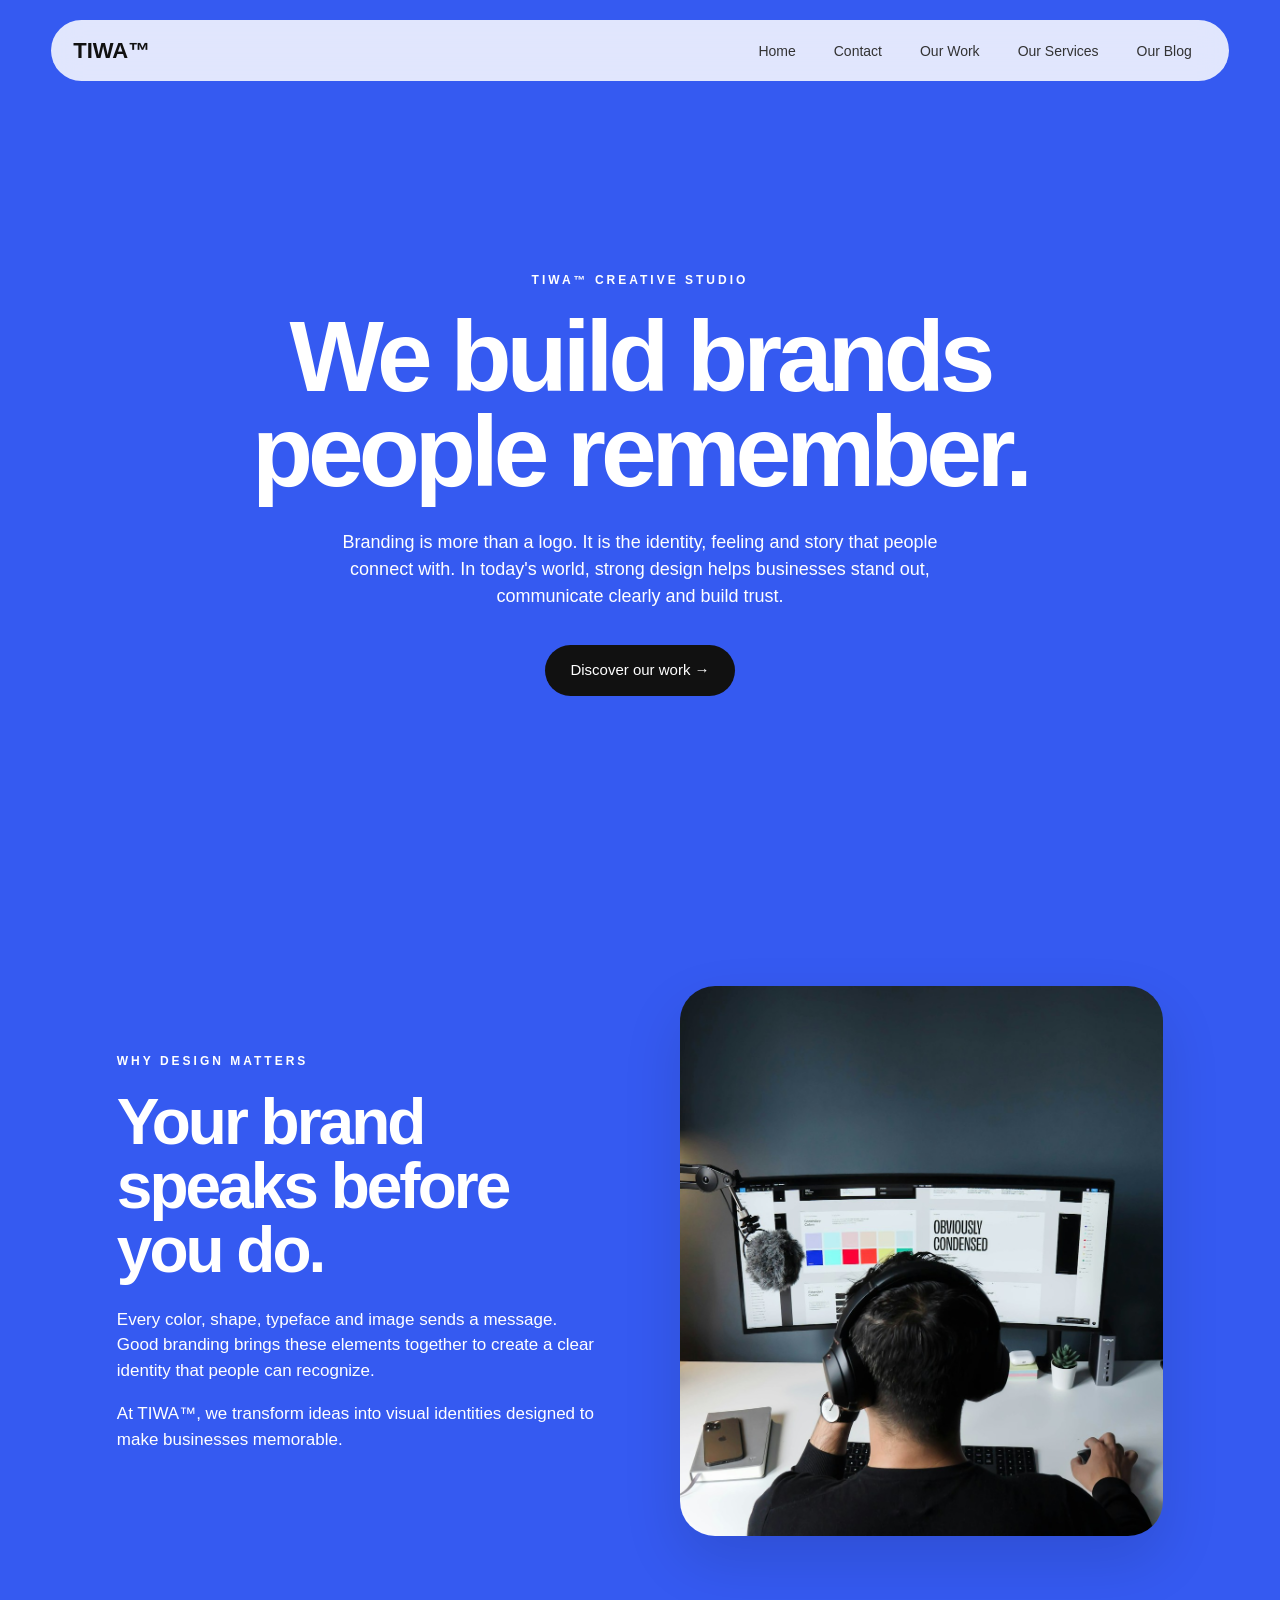
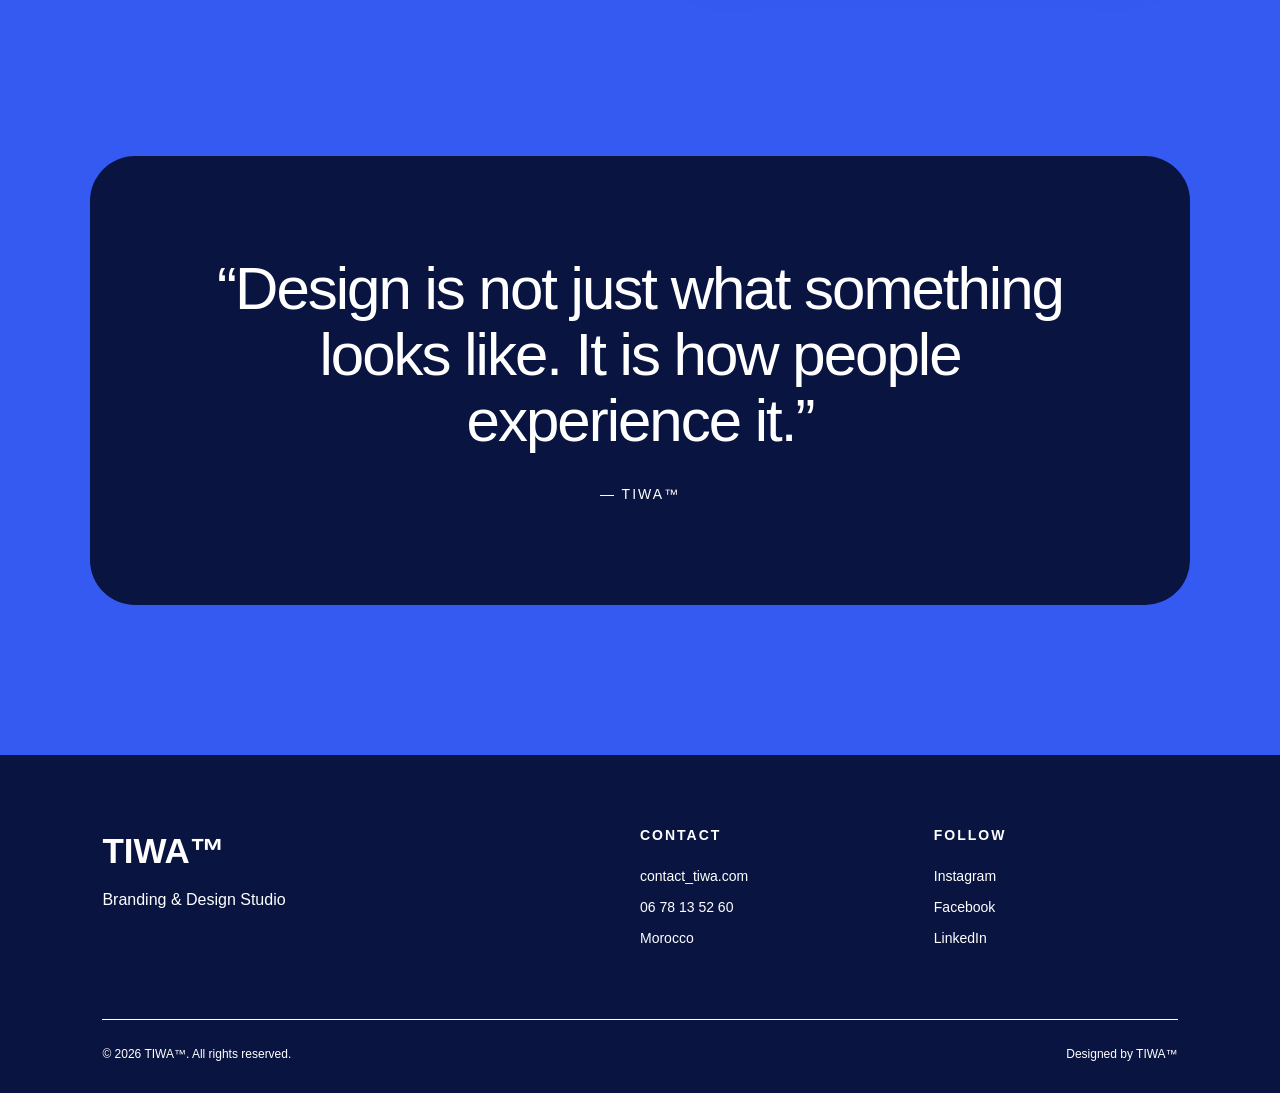
<file: index.html>
<!DOCTYPE html>
<html lang="en">

<head>
    <meta charset="UTF-8">
    <meta name="viewport" content="width=device-width, initial-scale=1.0">
    <title>TIWA™ — Branding & Design</title>

    <!-- Connect HTML to CSS -->
    <link rel="stylesheet" href="style.css">
    <link rel="icon" type="icon" href="tau.png">

</head>

<body>


    <header class="navbar">

        <a href="index.html" class="logo">TIWA™</a>

        <nav>
            <ul>
                <li><a href="index.html">Home</a></li>
                <li><a href="contact.html">Contact</a></li>
                <li><a href="work.html">Our Work</a></li>
                <li><a href="services.html">Our Services</a></li>
                <li><a href="blog.html">Our Blog</a></li>
            </ul>
        </nav>

    </header>



    <main>

        <section id="home" class="hero">

            <div class="hero-content">

                <p class="small-title">TIWA™ CREATIVE STUDIO</p>

                <h1>
                    We build brands<br>
                    people remember.
                </h1>

                <p class="hero-text">
                    Branding is more than a logo. It is the identity,
                    feeling and story that people connect with.
                    In today's world, strong design helps businesses
                    stand out, communicate clearly and build trust.
                </p>

                <a href="#work" class="button">
                    Discover our work →
                </a>

            </div>

        </section>


        <section id="work" class="branding">

            <div class="branding-text">

                <p class="small-title">WHY DESIGN MATTERS</p>

                <h2>
                    Your brand speaks
                    before you do.
                </h2>

                <p>
                    Every color, shape, typeface and image sends a message.
                    Good branding brings these elements together to create
                    a clear identity that people can recognize.
                </p>

                <p>
                    At TIWA™, we transform ideas into visual identities
                    designed to make businesses memorable.
                </p>

            </div>


            <div class="image-card">

                <img
                    src="branding.jpg"
                    alt="Creative branding and graphic design"
                >

            </div>

        </section>



        <section class="quote-section">

            <div class="quote-card">

                <p class="quote">
                    “Design is not just what something looks like.
                    It is how people experience it.”
                </p>

                <p class="quote-author">
                    — TIWA™
                </p>

            </div>

        </section>

    </main>



    <footer id="contact">

        <div class="footer-content">

            <div class="footer-brand">

                <h2>TIWA™</h2>

                <p>
                    Branding & Design Studio
                </p>

            </div>


            <div class="footer-column">

                <h3>Contact</h3>

                <a href="contact_tiwa.com">
                    contact_tiwa.com
                </a>

                <a href="tel:+212678135260">
                    06 78 13 52 60
                </a>

                <p>Morocco</p>

            </div>


            <div class="footer-column">

                <h3>Follow</h3>

                <a href="#">Instagram</a>
                <a href="#">Facebook</a>
                <a href="#">LinkedIn</a>

            </div>

        </div>


        <div class="footer-bottom">

            <p>
                © 2026 TIWA™. All rights reserved.
            </p>

            <p>
                Designed by TIWA™
            </p>

        </div>

    </footer>
</body>
</html>
</file>
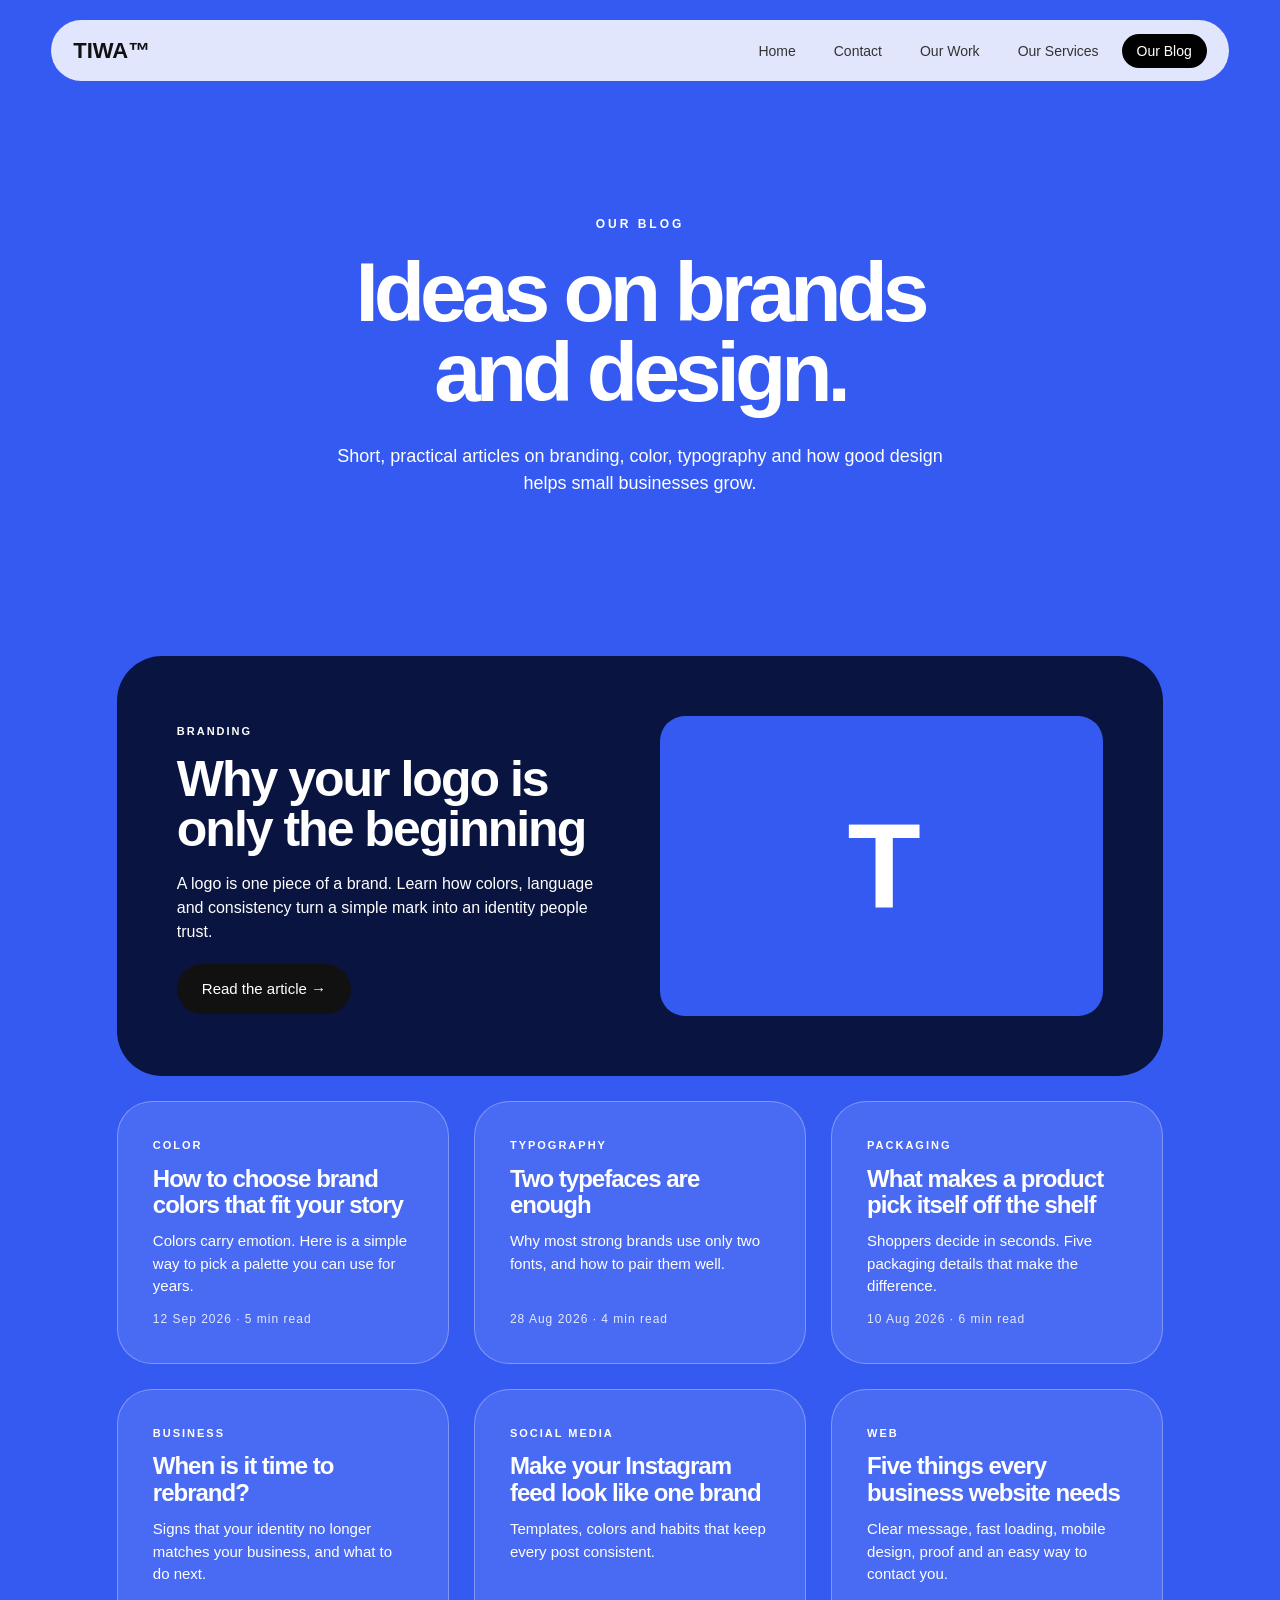
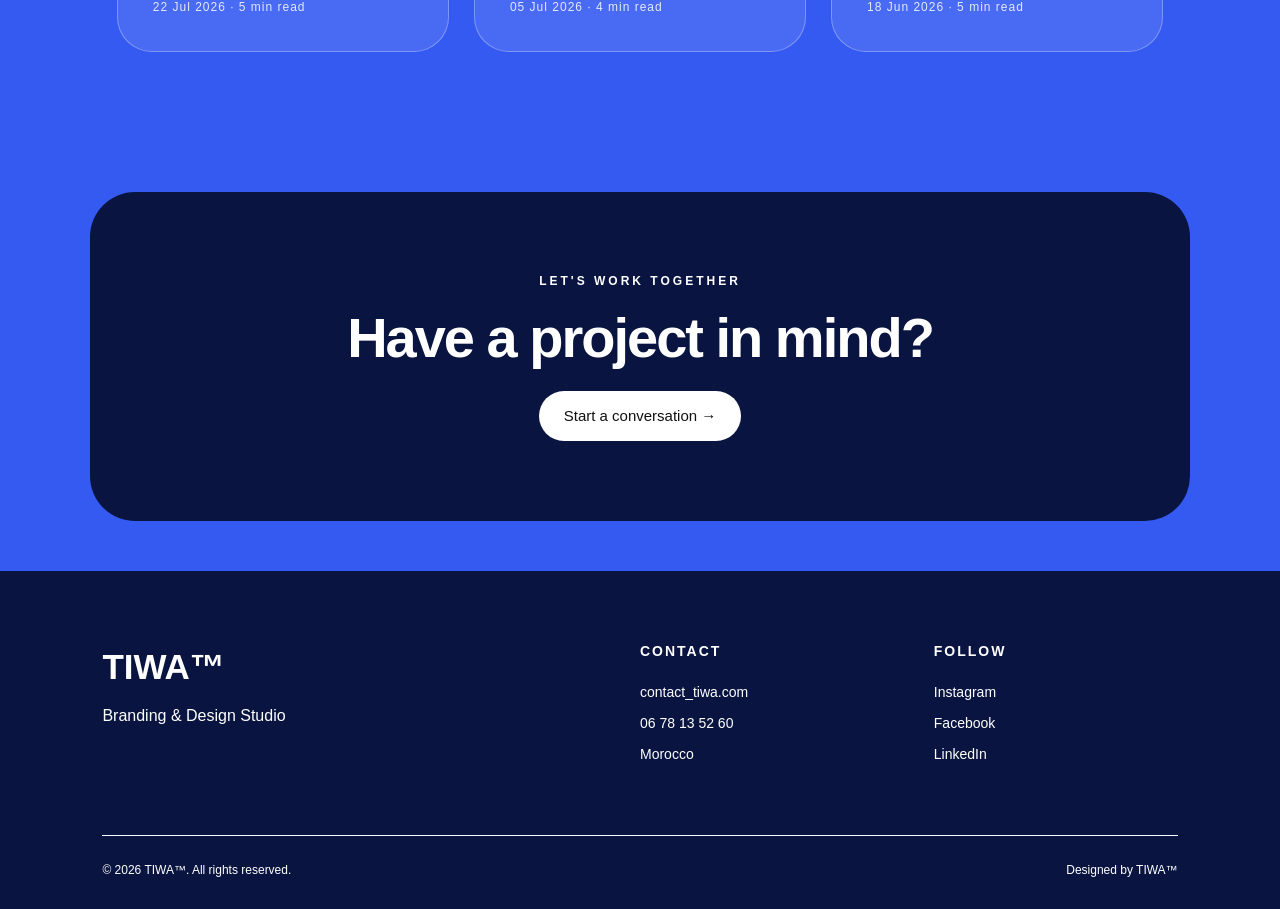
<file: blog.html>
<!DOCTYPE html>
<html lang="en">

<head>
    <meta charset="UTF-8">
    <meta name="viewport" content="width=device-width, initial-scale=1.0">
    <title>Our Blog — TIWA™</title>
    <link rel="stylesheet" href="style.css">
    <link rel="icon" type="icon" href="tau.png">
</head>

<body>

    <header class="navbar">
        <a href="index.html" class="logo">TIWA™</a>
        <nav>
            <ul>
                <li><a href="index.html">Home</a></li>
                <li><a href="contact.html">Contact</a></li>
                <li><a href="work.html">Our Work</a></li>
                <li><a href="services.html">Our Services</a></li>
                <li><a href="blog.html" class="active">Our Blog</a></li>
            </ul>
        </nav>
    </header>

    <main>
        <section class="hero page-hero">
            <div class="hero-content">
                <p class="small-title">OUR BLOG</p>
                <h1>Ideas on brands<br>and design.</h1>
                <p class="hero-text">Short, practical articles on branding, color, typography and how good design helps small businesses grow.</p>
            </div>
        </section>

        <section class="section">
            <article class="featured">
                <div>
                    <span class="tag">Branding</span>
                    <h2>Why your logo is only the beginning</h2>
                    <p>A logo is one piece of a brand. Learn how colors, language and consistency turn a simple mark into an identity people trust.</p>
                    <a href="#" class="button">Read the article →</a>
                </div>
                <div class="thumb">T</div>
            </article>

            <div class="grid">
                <a href="#" class="card"><span class="tag">Color</span><h3>How to choose brand colors that fit your story</h3><p>Colors carry emotion. Here is a simple way to pick a palette you can use for years.</p><span class="meta">12 Sep 2026 · 5 min read</span></a>
                <a href="#" class="card"><span class="tag">Typography</span><h3>Two typefaces are enough</h3><p>Why most strong brands use only two fonts, and how to pair them well.</p><span class="meta">28 Aug 2026 · 4 min read</span></a>
                <a href="#" class="card"><span class="tag">Packaging</span><h3>What makes a product pick itself off the shelf</h3><p>Shoppers decide in seconds. Five packaging details that make the difference.</p><span class="meta">10 Aug 2026 · 6 min read</span></a>
                <a href="#" class="card"><span class="tag">Business</span><h3>When is it time to rebrand?</h3><p>Signs that your identity no longer matches your business, and what to do next.</p><span class="meta">22 Jul 2026 · 5 min read</span></a>
                <a href="#" class="card"><span class="tag">Social media</span><h3>Make your Instagram feed look like one brand</h3><p>Templates, colors and habits that keep every post consistent.</p><span class="meta">05 Jul 2026 · 4 min read</span></a>
                <a href="#" class="card"><span class="tag">Web</span><h3>Five things every business website needs</h3><p>Clear message, fast loading, mobile design, proof and an easy way to contact you.</p><span class="meta">18 Jun 2026 · 5 min read</span></a>
            </div>
        </section>

        <section class="cta-wrap">
            <div class="cta-card">
                <p class="small-title">LET'S WORK TOGETHER</p>
                <h2>Have a project in mind?</h2>
                <a href="contact.html" class="button light">Start a conversation →</a>
            </div>
        </section>
    </main>

    <footer id="contact">
        <div class="footer-content">
            <div class="footer-brand">
                <h2>TIWA™</h2>
                <p>Branding & Design Studio</p>
            </div>
            <div class="footer-column">
                <h3>Contact</h3>
                <a href="contact_tiwa.com">contact_tiwa.com</a>
                <a href="tel:+212678135260">06 78 13 52 60</a>
                <p>Morocco</p>
            </div>
            <div class="footer-column">
                <h3>Follow</h3>
                <a href="#">Instagram</a>
                <a href="#">Facebook</a>
                <a href="#">LinkedIn</a>
            </div>
        </div>
        <div class="footer-bottom">
            <p>© 2026 TIWA™. All rights reserved.</p>
            <p>Designed by TIWA™</p>
        </div>
    </footer>
</body>
</html>
</file>
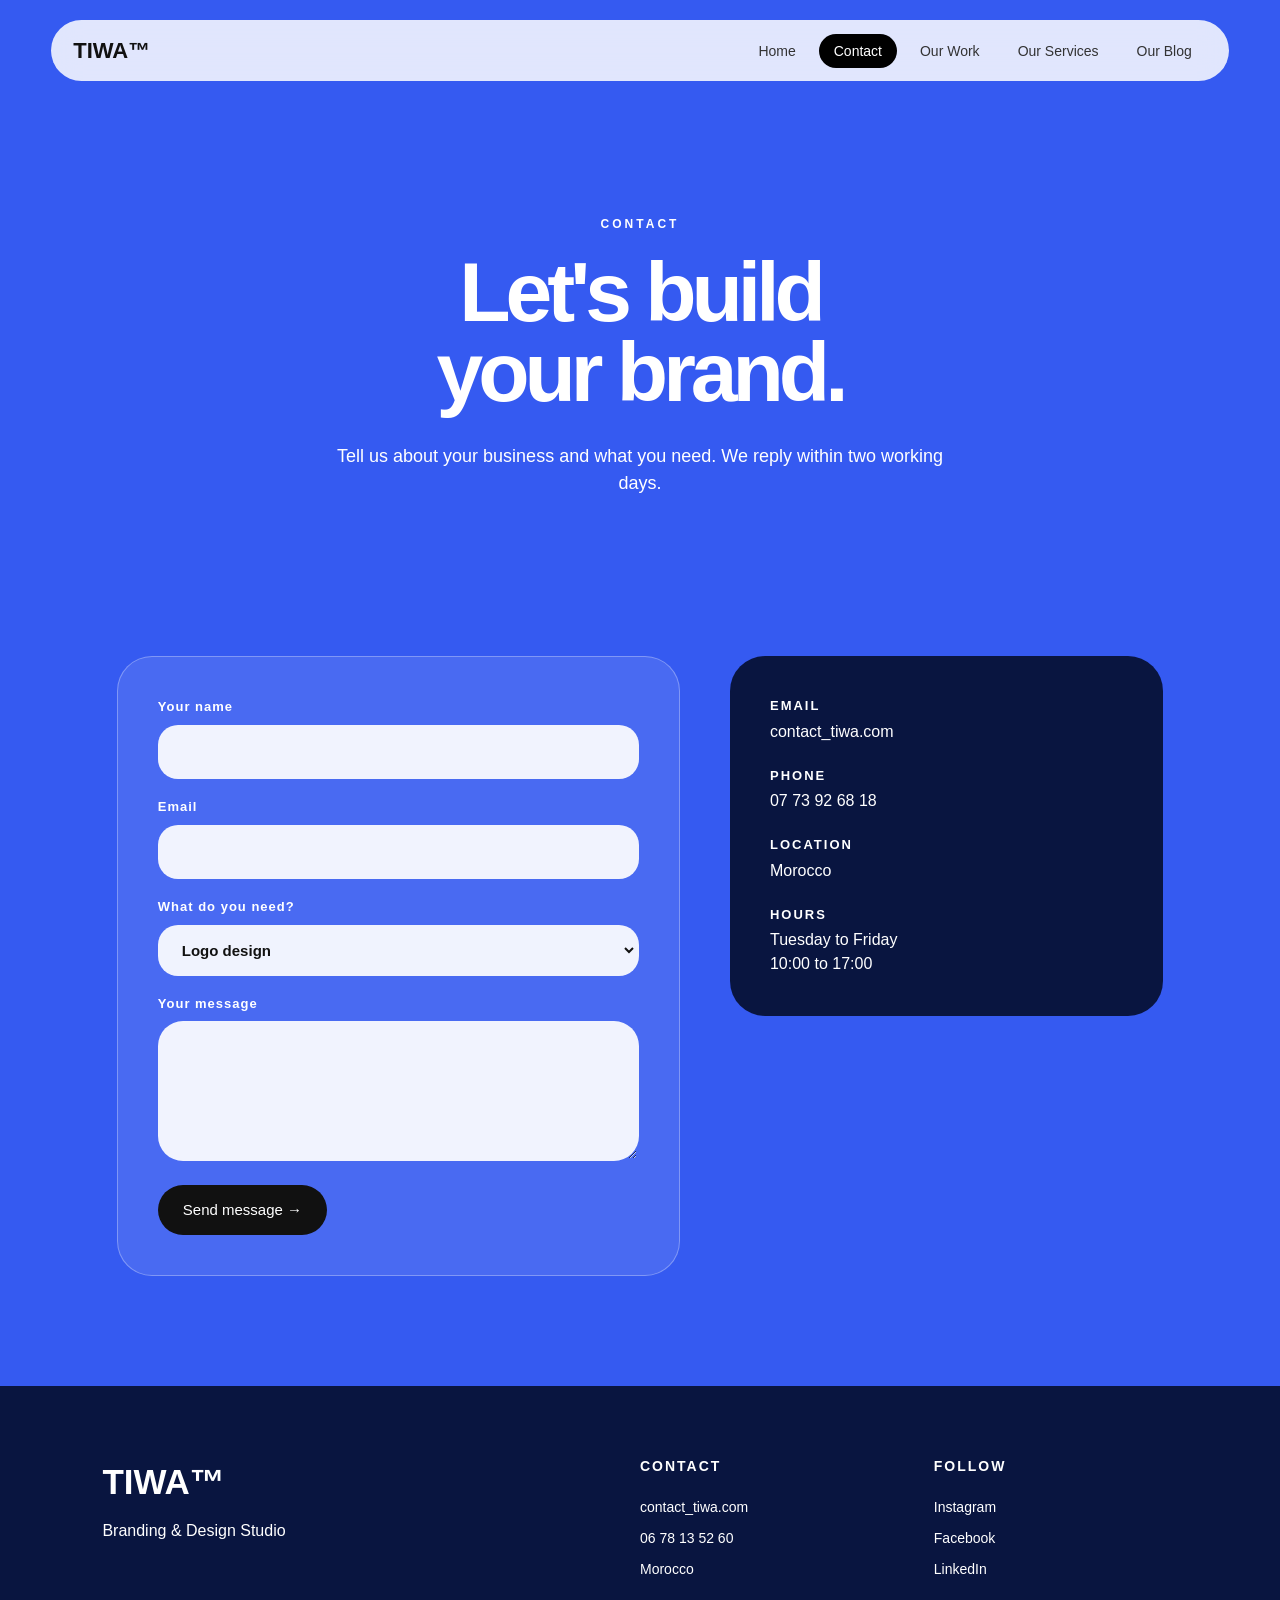
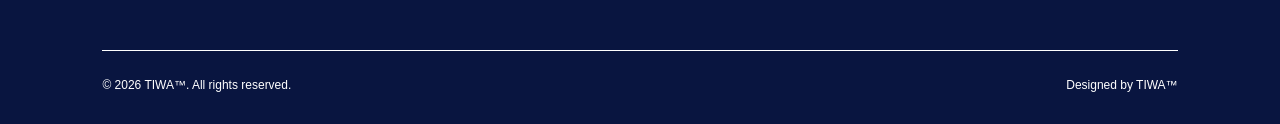
<file: contact.html>
<!DOCTYPE html>
<html lang="en">

<head>
    <meta charset="UTF-8">
    <meta name="viewport" content="width=device-width, initial-scale=1.0">
    <title>Contact — TIWA™</title>
    <link rel="stylesheet" href="style.css">
    <link rel="icon" type="icon" href="tau.png">
</head>

<body>

    <header class="navbar">
        <a href="index.html" class="logo">TIWA™</a>
        <nav>
            <ul>
                <li><a href="index.html">Home</a></li>
                <li><a href="contact.html" class="active">Contact</a></li>
                <li><a href="work.html">Our Work</a></li>
                <li><a href="services.html">Our Services</a></li>
                <li><a href="blog.html">Our Blog</a></li>
            </ul>
        </nav>
    </header>

    <main>
        <section class="hero page-hero">
            <div class="hero-content">
                <p class="small-title">CONTACT</p>
                <h1>Let's build<br>your brand.</h1>
                <p class="hero-text">Tell us about your business and what you need. We reply within two working days.</p>
            </div>
        </section>

        <section class="section">
            <div class="contact-layout">

                <form id="contact-form">
                    <label>Your name
                        <input type="text" name="name" required autocomplete="name">
                    </label>
                    <label>Email
                        <input type="email" name="email" required autocomplete="email">
                    </label>
                    <label>What do you need?
                        <select name="service">
                            <option>Logo design</option>
                            <option>Brand identity</option>
                            <option>Packaging design</option>
                            <option>Web design</option>
                            <option>Social media design</option>
                            <option>Something else</option>
                        </select>
                    </label>
                    <label>Your message
                        <textarea name="message" required></textarea>
                    </label>
                    <button type="submit" class="button">Send message →</button>
                    <p class="form-note" id="form-note" role="status">Thank you! Your message was sent. We will reply within two working days.</p>
                </form>

                <aside class="info-card">
                    <div><h3>Email</h3><a href="contact_tiwa.com">contact_tiwa.com</a></div>
                    <div><h3>Phone</h3><a href="tel:+212773926818">07 73 92 68 18</a></div>
                    <div><h3>Location</h3><p>Morocco</p></div>
                    <div><h3>Hours</h3><p>Tuesday to Friday<br>10:00 to 17:00</p></div>
                </aside>

            </div>
        </section>

        <script>
            document.getElementById('contact-form').addEventListener('submit', function (e) {
                e.preventDefault();
                document.getElementById('form-note').classList.add('show');
                this.reset();
            });
        </script>

    </main>

    <footer id="contact">
        <div class="footer-content">
            <div class="footer-brand">
                <h2>TIWA™</h2>
                <p>Branding & Design Studio</p>
            </div>
            <div class="footer-column">
                <h3>Contact</h3>
                <a href="contact_tiwa.com">contact_tiwa.com</a>
                <a href="tel:+212678135260">06 78 13 52 60</a>
                <p>Morocco</p>
            </div>
            <div class="footer-column">
                <h3>Follow</h3>
                <a href="#">Instagram</a>
                <a href="#">Facebook</a>
                <a href="#">LinkedIn</a>
            </div>
        </div>
        <div class="footer-bottom">
            <p>© 2026 TIWA™. All rights reserved.</p>
            <p>Designed by TIWA™</p>
        </div>
    </footer>
</body>
</html>
</file>
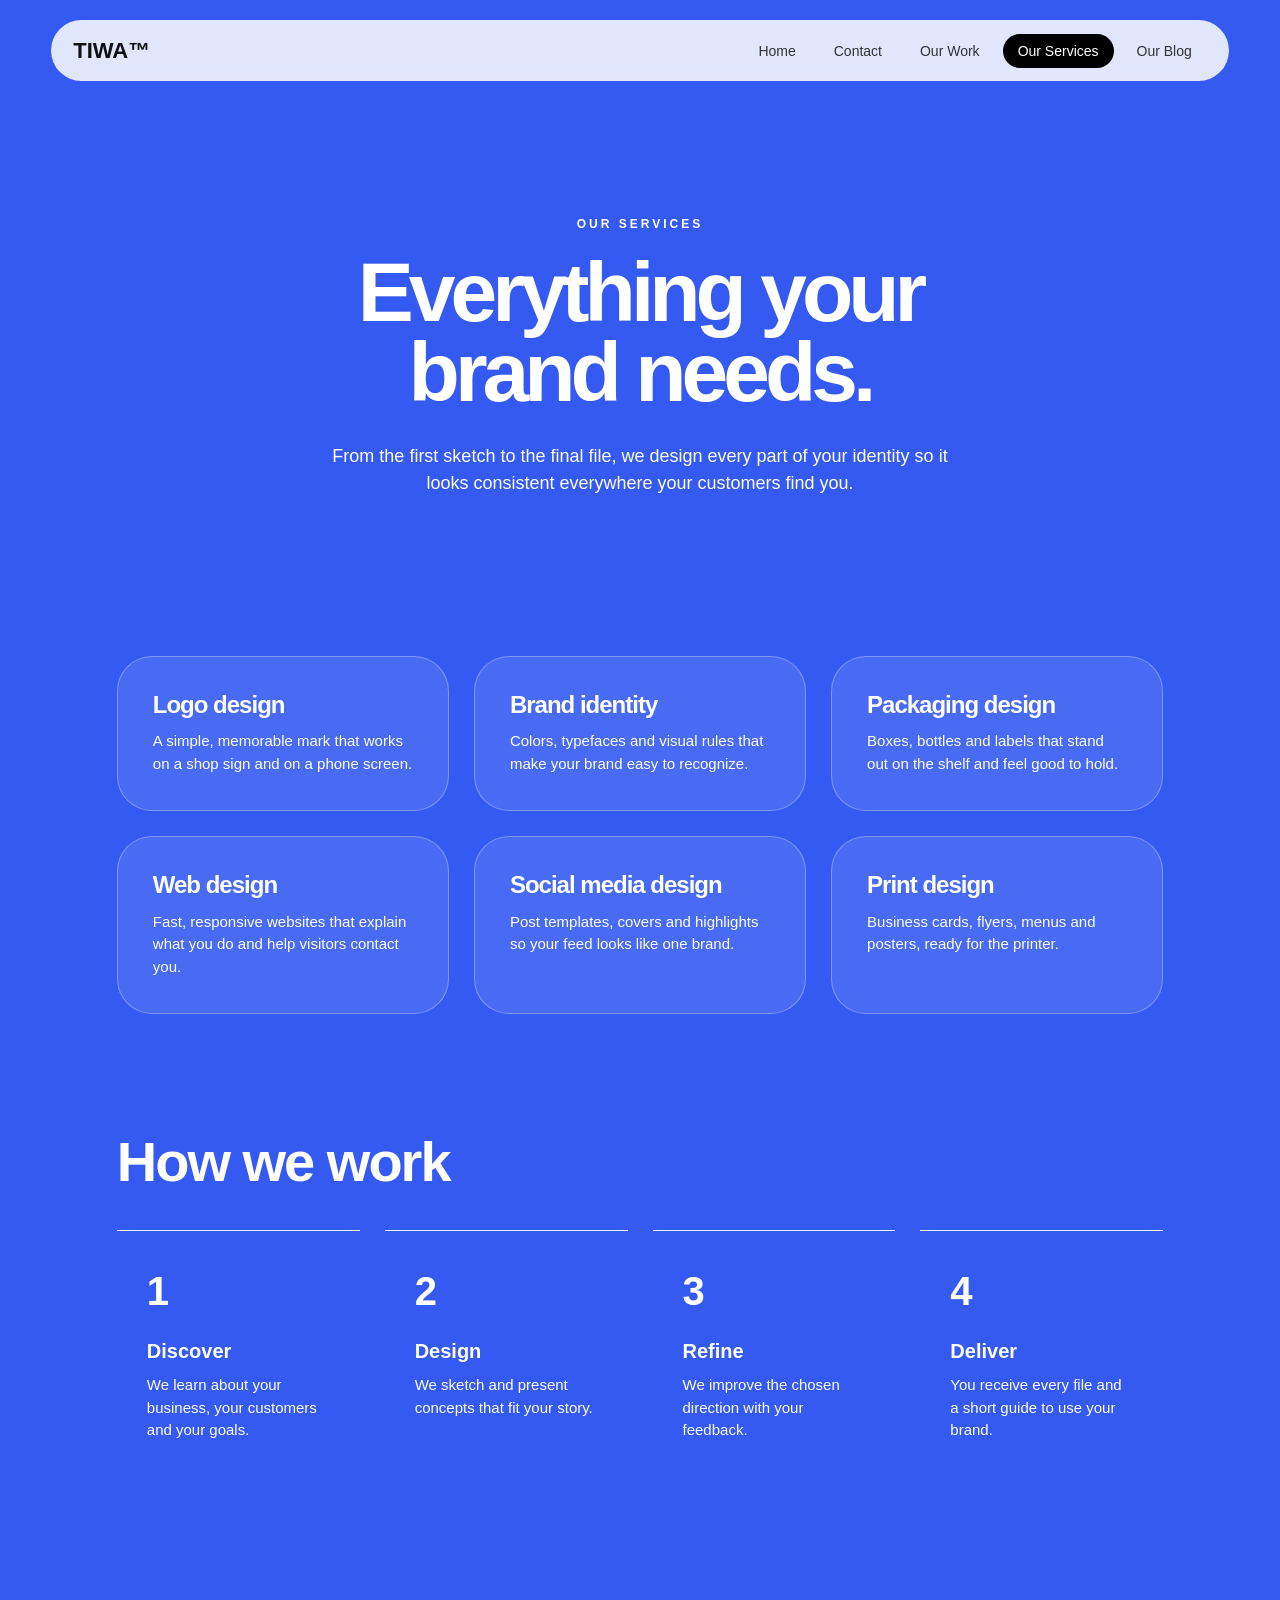
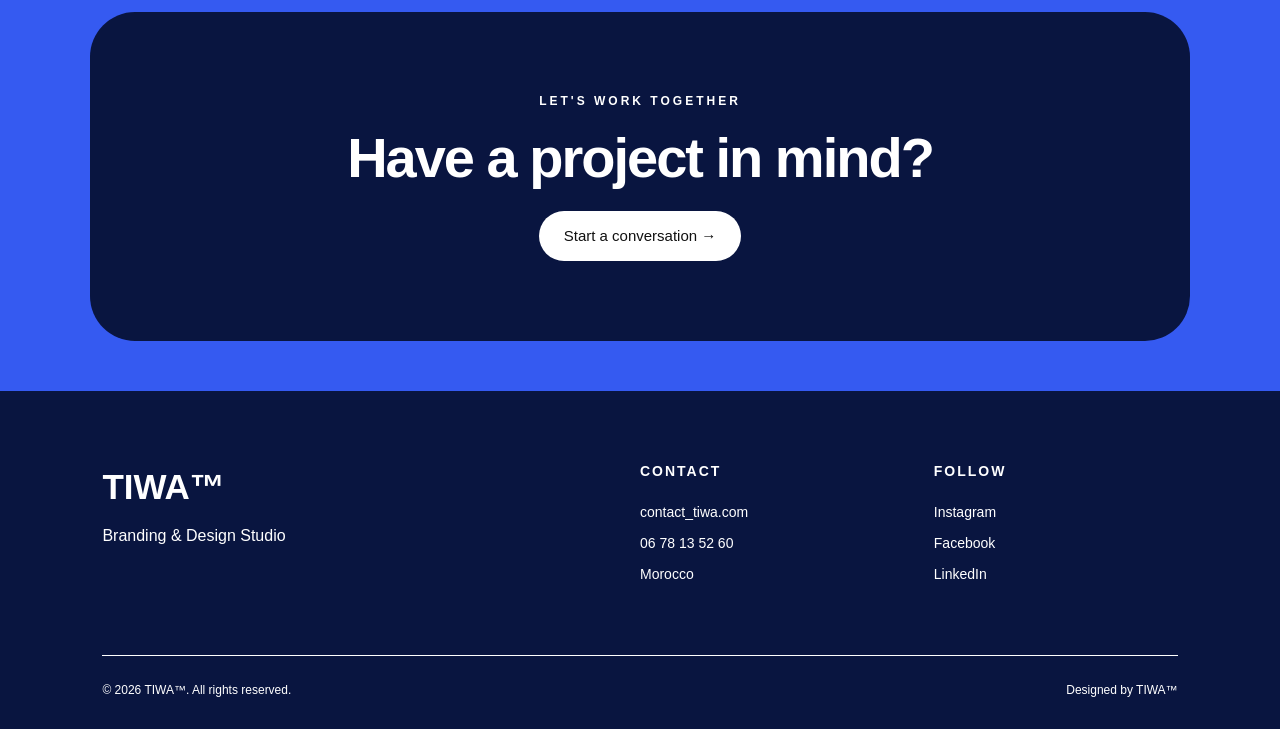
<file: services.html>
<!DOCTYPE html>
<html lang="en">

<head>
    <meta charset="UTF-8">
    <meta name="viewport" content="width=device-width, initial-scale=1.0">
    <title>Our Services — TIWA™</title>
    <link rel="stylesheet" href="style.css">
    <link rel="icon" type="icon" href="tau.png">
</head>

<body>

    <header class="navbar">
        <a href="index.html" class="logo">TIWA™</a>
        <nav>
            <ul>
                <li><a href="index.html">Home</a></li>
                <li><a href="contact.html">Contact</a></li>
                <li><a href="work.html">Our Work</a></li>
                <li><a href="services.html" class="active">Our Services</a></li>
                <li><a href="blog.html">Our Blog</a></li>
            </ul>
        </nav>
    </header>

    <main>
        <section class="hero page-hero">
            <div class="hero-content">
                <p class="small-title">OUR SERVICES</p>
                <h1>Everything your<br>brand needs.</h1>
                <p class="hero-text">From the first sketch to the final file, we design every part of your identity so it looks consistent everywhere your customers find you.</p>
            </div>
        </section>

        <section class="section">
            <div class="grid">
                <article class="card"><h3>Logo design</h3><p>A simple, memorable mark that works on a shop sign and on a phone screen.</p></article>
                <article class="card"><h3>Brand identity</h3><p>Colors, typefaces and visual rules that make your brand easy to recognize.</p></article>
                <article class="card"><h3>Packaging design</h3><p>Boxes, bottles and labels that stand out on the shelf and feel good to hold.</p></article>
                <article class="card"><h3>Web design</h3><p>Fast, responsive websites that explain what you do and help visitors contact you.</p></article>
                <article class="card"><h3>Social media design</h3><p>Post templates, covers and highlights so your feed looks like one brand.</p></article>
                <article class="card"><h3>Print design</h3><p>Business cards, flyers, menus and posters, ready for the printer.</p></article>
            </div>
        </section>

        <section class="section">
            <h2 class="section-title">How we work</h2>
            <div class="steps">
                <div class="step"><span>1</span><h3>Discover</h3><p>We learn about your business, your customers and your goals.</p></div>
                <div class="step"><span>2</span><h3>Design</h3><p>We sketch and present concepts that fit your story.</p></div>
                <div class="step"><span>3</span><h3>Refine</h3><p>We improve the chosen direction with your feedback.</p></div>
                <div class="step"><span>4</span><h3>Deliver</h3><p>You receive every file and a short guide to use your brand.</p></div>
            </div>
        </section>

        <section class="cta-wrap">
            <div class="cta-card">
                <p class="small-title">LET'S WORK TOGETHER</p>
                <h2>Have a project in mind?</h2>
                <a href="contact.html" class="button light">Start a conversation →</a>
            </div>
        </section>
    </main>

    <footer id="contact">
        <div class="footer-content">
            <div class="footer-brand">
                <h2>TIWA™</h2>
                <p>Branding & Design Studio</p>
            </div>
            <div class="footer-column">
                <h3>Contact</h3>
                <a href="contact_tiwa.com">contact_tiwa.com</a>
                <a href="tel:+212678135260">06 78 13 52 60</a>
                <p>Morocco</p>
            </div>
            <div class="footer-column">
                <h3>Follow</h3>
                <a href="#">Instagram</a>
                <a href="#">Facebook</a>
                <a href="#">LinkedIn</a>
            </div>
        </div>
        <div class="footer-bottom">
            <p>© 2026 TIWA™. All rights reserved.</p>
            <p>Designed by TIWA™</p>
        </div>
    </footer>
</body>
</html>
</file>
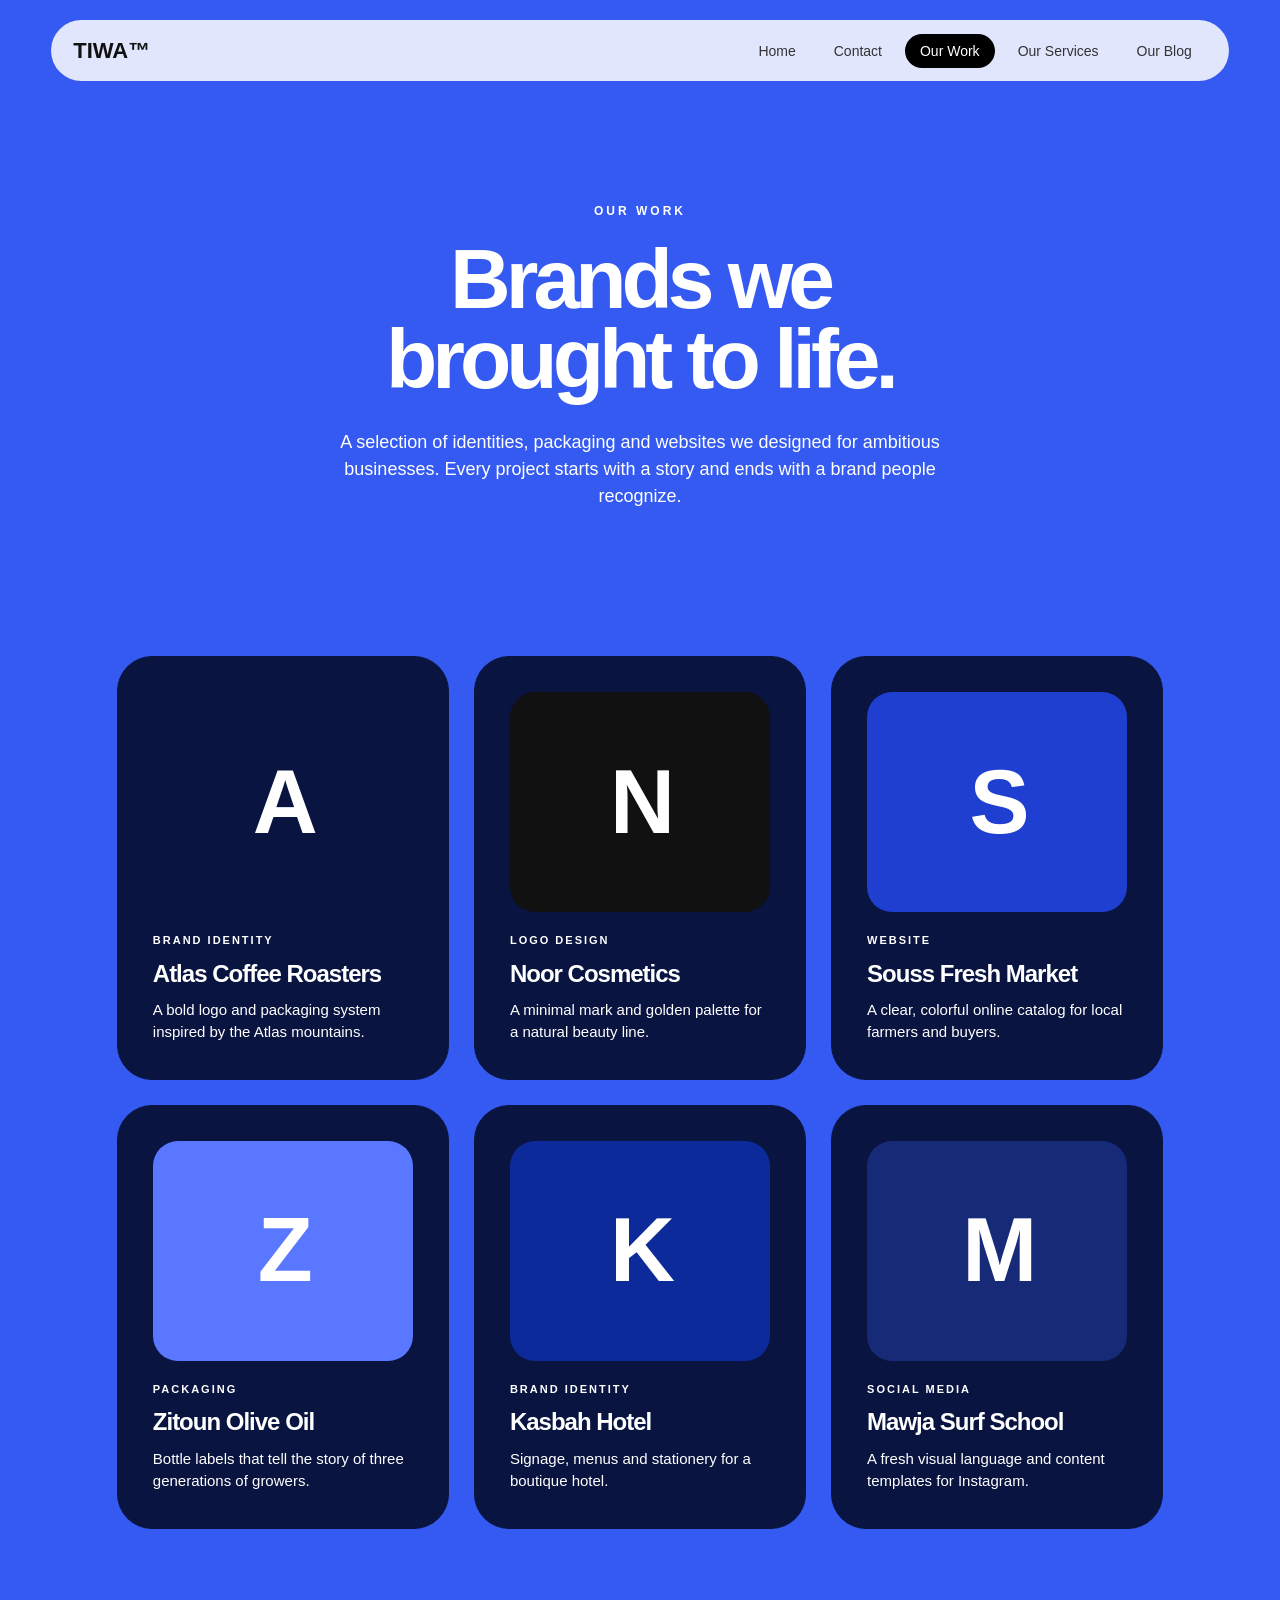
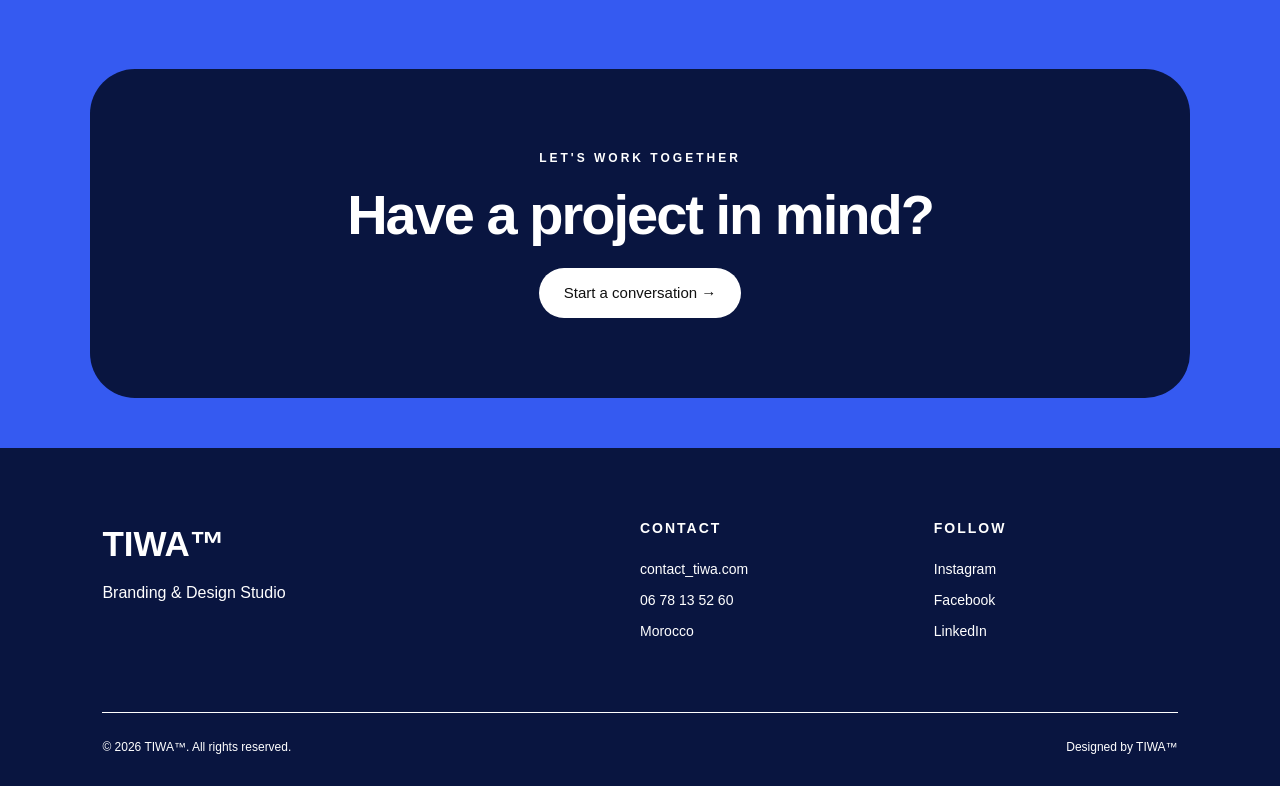
<file: work.html>
<!DOCTYPE html>
<html lang="en">

<head>
    <meta charset="UTF-8">
    <meta name="viewport" content="width=device-width, initial-scale=1.0">
    <title>Our Work — TIWA™</title>
    <link rel="stylesheet" href="style.css">
    <link rel="icon" type="icon" href="tau.png">
</head>

<body>

    <header class="navbar">
        <a href="index.html" class="logo">TIWA™</a>
        <nav>
            <ul>
                <li><a href="index.html">Home</a></li>
                <li><a href="contact.html">Contact</a></li>
                <li><a href="work.html" class="active">Our Work</a></li>
                <li><a href="services.html">Our Services</a></li>
                <li><a href="blog.html">Our Blog</a></li>
            </ul>
        </nav>
    </header>

    <main>
        <section class="hero page-hero">
            <div class="hero-content">
                <p class="small-title">OUR WORK</p>
                <h1>Brands we<br>brought to life.</h1>
                <p class="hero-text">A selection of identities, packaging and websites we designed for ambitious businesses. Every project starts with a story and ends with a brand people recognize.</p>
            </div>
        </section>

        <section class="section">
            <div class="grid">
                <article class="card dark"><div class="thumb t1">A</div><span class="tag">Brand identity</span><h3>Atlas Coffee Roasters</h3><p>A bold logo and packaging system inspired by the Atlas mountains.</p></article>
                <article class="card dark"><div class="thumb t2">N</div><span class="tag">Logo design</span><h3>Noor Cosmetics</h3><p>A minimal mark and golden palette for a natural beauty line.</p></article>
                <article class="card dark"><div class="thumb t3">S</div><span class="tag">Website</span><h3>Souss Fresh Market</h3><p>A clear, colorful online catalog for local farmers and buyers.</p></article>
                <article class="card dark"><div class="thumb t4">Z</div><span class="tag">Packaging</span><h3>Zitoun Olive Oil</h3><p>Bottle labels that tell the story of three generations of growers.</p></article>
                <article class="card dark"><div class="thumb t5">K</div><span class="tag">Brand identity</span><h3>Kasbah Hotel</h3><p>Signage, menus and stationery for a boutique hotel.</p></article>
                <article class="card dark"><div class="thumb t6">M</div><span class="tag">Social media</span><h3>Mawja Surf School</h3><p>A fresh visual language and content templates for Instagram.</p></article>
            </div>
        </section>

        <section class="cta-wrap">
            <div class="cta-card">
                <p class="small-title">LET'S WORK TOGETHER</p>
                <h2>Have a project in mind?</h2>
                <a href="contact.html" class="button light">Start a conversation →</a>
            </div>
        </section>
    </main>

    <footer id="contact">
        <div class="footer-content">
            <div class="footer-brand">
                <h2>TIWA™</h2>
                <p>Branding & Design Studio</p>
            </div>
            <div class="footer-column">
                <h3>Contact</h3>
                <a href="contact_tiwa.com">contact_tiwa.com</a>
                <a href="tel:+212678135260">06 78 13 52 60</a>
                <p>Morocco</p>
            </div>
            <div class="footer-column">
                <h3>Follow</h3>
                <a href="#">Instagram</a>
                <a href="#">Facebook</a>
                <a href="#">LinkedIn</a>
            </div>
        </div>
        <div class="footer-bottom">
            <p>© 2026 TIWA™. All rights reserved.</p>
            <p>Designed by TIWA™</p>
        </div>
    </footer>
</body>
</html>
</file>
<file: style.css>
* {
    margin: 0;
    padding: 0;
    box-sizing: border-box;
}

html {
    scroll-behavior: smooth;
}

body {
    font-family: Arial, Helvetica, sans-serif;
    background:#355af1;
    color: #ffffff;
    line-height: 1.5;
}


/* =========================
   NAVBAR
========================= */

.navbar {
    width: 92%;
    max-width: 1200px;

    margin: 20px auto;

    padding: 14px 22px;

    display: flex;
    justify-content: space-between;
    align-items: center;

    background: rgba(255, 255, 255, 0.85);

    border-radius: 50px;

    position: sticky;
    top: 20px;

    z-index: 100;

    backdrop-filter: blur(15px);
}


/* Logo */

.logo {
    font-size: 22px;
    font-weight: bold;

    color: #111;
    text-decoration: none;

}


/* Navigation */

nav ul {
    list-style: none;

    display: flex;
    gap: 8px;
}

nav a {
    text-decoration: none;

    color: #333;

    padding: 9px 15px;

    border-radius: 30px;

    font-size: 14px;

    transition: 0.3s ease;
}

nav a:hover {
    background: #000000;
    color: white;
}


/* =========================
   HERO
========================= */

.hero {
    min-height: 85vh;

    display: flex;
    align-items: center;
    justify-content: center;

    padding: 100px 8%;

    text-align: center;
}


.hero-content {
    max-width: 900px;
}


/* Small uppercase text */

.small-title {
    margin-bottom: 20px;

    font-size: 12px;

    font-weight: 700;

    letter-spacing: 3px;

    color: white;
}


/* Main heading */

.hero h1 {
    margin-bottom: 30px;

    font-size: clamp(50px, 8vw, 100px);

    line-height: 0.95;

    letter-spacing: -5px;

    font-weight: 700;
}


/* Hero paragraph */

.hero-text {
    max-width: 650px;

    margin: 0 auto 35px;

    font-size: 18px;

    color: white;
}


/* Button */

.button {
    display: inline-block;

    padding: 14px 25px;

    background: #111;

    color: white;

    text-decoration: none;

    border-radius: 50px;

    font-size: 15px;

    transition: 0.3s ease;
}

.button:hover {
    transform: translateY(-3px);

    box-shadow: 0 10px 25px rgba(0, 0, 0, 0.2);
}


/* =========================
   BRANDING SECTION
========================= */

.branding {
    max-width: 1200px;

    margin: 0 auto;

    padding: 120px 6%;

    display: grid;

    grid-template-columns: 1fr 1fr;

    gap: 80px;

    align-items: center;
}

.branding-text h2 {
    margin-bottom: 25px;

    font-size: clamp(40px, 5vw, 70px);

    line-height: 1;

    letter-spacing: -3px;
}

.branding-text p:not(.small-title) {
    margin-bottom: 18px;

    max-width: 500px;

    color: white;

    font-size: 17px;
}

.image-card {
    overflow: hidden;

    border-radius: 35px;

    box-shadow: 0 25px 60px rgba(0, 0, 0, 0.12);
}

.image-card img {
    display: flex;

    width: 100%;

    height: 550px;

    object-fit: cover;

    transition: transform 0.6s ease;
}

.image-card:hover img {
    transform: scale(1.04);
}


/* =========================
   QUOTE
========================= */

.quote-section {
    padding: 100px 6%;
}

.quote-card {
    max-width: 1100px;

    margin: auto;

    padding: 100px 10%;

    background:#091540;

    color: white;

    border-radius: 45px;

    text-align: center;
}

.quote {
    font-size: clamp(30px, 5vw, 60px);

    line-height: 1.1;

    letter-spacing: -2px;
}

.quote-author {
    margin-top: 30px;

    color: white;

    font-size: 14px;

    letter-spacing: 2px;
}


/* =========================
   FOOTER
========================= */

footer {
    margin-top: 50px;

    padding: 70px 8% 30px;

    background: #091540;

    color: white;
}

.footer-content {
    max-width: 1200px;

    margin: auto;

    display: grid;

    grid-template-columns: 2fr 1fr 1fr;

    gap: 50px;
}

.footer-brand h2 {
    font-size: 35px;

    margin-bottom: 10px;
}

.footer-brand p {
    color: white;
}

.footer-column {
    display: flex;

    flex-direction: column;

    gap: 10px;
}

.footer-column h3 {
    margin-bottom: 10px;

    font-size: 14px;

    color: white;

    text-transform: uppercase;

    letter-spacing: 2px;
}

.footer-column a,
.footer-column p {
    color: white;

    text-decoration: none;

    font-size: 14px;
}

.footer-column a:hover {
    color: white;
}

.footer-bottom {
    max-width: 1200px;

    margin: 70px auto 0;

    padding-top: 25px;

    border-top: 1px solid white;

    display: flex;

    justify-content: space-between;

    color: white;

    font-size: 12px;
}


/* =====================================
   TABLETS (smaller than 1024px)
===================================== */

@media (max-width: 1024px) {

    .navbar { width: 94%; }

    .hero { padding: 100px 6%; }
    .hero h1 { font-size: 70px; }

    .branding { gap: 40px; padding: 100px 6%; }
    .branding-text h2 { font-size: 50px; }
    .image-card img { height: 450px; }

    .quote-card { padding: 80px 8%; }

    footer { padding-left: 6%; padding-right: 6%; }
}


/* =====================================
   PHONES (smaller than 768px)
===================================== */

@media (max-width: 768px) {

    .navbar { width: 94%; padding: 12px 16px; top: 10px; }
    .logo { font-size: 19px; }
    nav ul { gap: 0; }
    nav a { padding: 7px 8px; font-size: 11px; }

    .hero { min-height: 75vh; padding: 80px 6%; }
    .hero h1 { font-size: 52px; letter-spacing: -3px; }
    .hero-text { font-size: 16px; }

    .branding { grid-template-columns: 1fr; padding: 80px 6%; gap: 40px; }
    .branding-text h2 { font-size: 45px; }
    .branding-text p:not(.small-title) { font-size: 16px; }
    .image-card img { height: 400px; }

    .quote-section { padding: 60px 5%; }
    .quote-card { padding: 70px 8%; border-radius: 30px; }
    .quote { font-size: 34px; letter-spacing: -1px; }

    .footer-content { grid-template-columns: 1fr; gap: 35px; }
    .footer-bottom { flex-direction: column; gap: 10px; }
}


/* =====================================
   SMALL PHONES (smaller than 480px)
===================================== */

@media (max-width: 480px) {

    .navbar { width: 96%; padding: 10px 14px; }
    .logo { font-size: 17px; }
    nav a { padding: 6px; font-size: 10px; }

    .hero { padding-top: 70px; }
    .hero h1 { font-size: 43px; letter-spacing: -2px; }
    .small-title { font-size: 10px; letter-spacing: 2px; }

    .branding { padding-top: 60px; padding-bottom: 60px; }
    .branding-text h2 { font-size: 38px; }
    .image-card { border-radius: 25px; }
    .image-card img { height: 300px; }

    .quote-card { padding: 60px 7%; border-radius: 25px; }
    .quote { font-size: 28px; }
}


/* =====================================
   INNER PAGES (work, services, blog, contact)
===================================== */

/* TIWA™ — extra styles for inner pages (loads after style.css) */

nav a.active { background: #000000; color: #ffffff; }

/* Page hero (smaller version of the home hero) */
.page-hero { min-height: 55vh; padding: 90px 8% 40px; }
.page-hero h1 { font-size: clamp(44px, 7vw, 84px); }

.section { max-width: 1200px; margin: 0 auto; padding: 60px 6%; }
.section-title { margin-bottom: 40px; font-size: clamp(32px, 4.5vw, 56px); line-height: 1; letter-spacing: -2px; }

/* Card grid */
.grid { display: grid; grid-template-columns: repeat(3, 1fr); gap: 25px; }
.card {
    display: flex; flex-direction: column; gap: 12px;
    padding: 35px; border-radius: 35px;
    background: rgba(255,255,255,0.1);
    border: 1px solid rgba(255,255,255,0.3);
    color: #fff; text-decoration: none;
    transition: transform 0.3s ease, box-shadow 0.3s ease;
}
.card:hover { transform: translateY(-4px); box-shadow: 0 20px 40px rgba(0,0,0,0.2); }
.card.dark { background: #091540; border-color: #091540; }
.card h3 { font-size: 24px; letter-spacing: -1px; line-height: 1.1; }
.card p { font-size: 15px; }
.tag { font-size: 11px; font-weight: 700; letter-spacing: 2px; text-transform: uppercase; }

/* Work thumbnails */
.thumb {
    height: 220px; border-radius: 25px; margin-bottom: 8px;
    display: flex; align-items: center; justify-content: center;
    font-size: 90px; font-weight: 700; letter-spacing: -5px; color: #fff;
}
.t1 { background: #091540; } .t2 { background: #111; }
.t3 { background: #1f3fd0; } .t4 { background: #5a78ff; }
.t5 { background: #0c2a9a; } .t6 { background: #162a78; }

/* Process steps */
.steps { display: grid; grid-template-columns: repeat(4, 1fr); gap: 25px; }
.step { padding: 30px; border-top: 1px solid #fff; }
.step span { display: block; margin-bottom: 15px; font-size: 40px; font-weight: 700; letter-spacing: -2px; }
.step h3 { margin-bottom: 8px; font-size: 20px; }
.step p { font-size: 15px; }

/* Blog featured post */
.featured {
    display: grid; grid-template-columns: 1fr 1fr; gap: 40px; align-items: center;
    padding: 60px; margin-bottom: 25px; border-radius: 45px; background: #091540;
}
.featured h2 { margin: 12px 0 18px; font-size: clamp(30px, 4vw, 50px); line-height: 1; letter-spacing: -2px; }
.featured p { margin-bottom: 20px; max-width: 480px; }
.featured .thumb { height: 300px; margin: 0; background: #355af1; font-size: 120px; }
.meta { margin-top: auto; font-size: 12px; letter-spacing: 1px; opacity: 0.85; }

/* Call to action band */
.cta-card { max-width: 1100px; margin: 40px auto 0; padding: 80px 8%; background: #091540; border-radius: 45px; text-align: center; }
.cta-card h2 { margin-bottom: 25px; font-size: clamp(30px, 5vw, 56px); line-height: 1; letter-spacing: -2px; }
.cta-wrap { padding: 40px 6% 0; }
.button.light { background: #fff; color: #111; }

/* Contact */
.contact-layout { display: grid; grid-template-columns: 1.3fr 1fr; gap: 50px; align-items: start; }
form { display: flex; flex-direction: column; gap: 18px; padding: 40px; border-radius: 35px; background: rgba(255,255,255,0.1); border: 1px solid rgba(255,255,255,0.3); }
label { font-size: 13px; font-weight: 700; letter-spacing: 1px; }
input, select, textarea {
    width: 100%; margin-top: 8px; padding: 14px 18px;
    font: inherit; font-size: 15px; color: #111;
    background: rgba(255,255,255,0.92); border: 2px solid transparent; border-radius: 20px;
}
textarea { min-height: 140px; resize: vertical; border-radius: 25px; }
input:focus, select:focus, textarea:focus { outline: none; border-color: #091540; }
form button { border: none; cursor: pointer; font: inherit; font-size: 15px; align-self: flex-start; }
.form-note { display: none; padding: 16px 20px; border-radius: 20px; background: #091540; font-size: 15px; }
.form-note.show { display: block; }
.info-card { padding: 40px; border-radius: 35px; background: #091540; display: flex; flex-direction: column; gap: 22px; }
.info-card h3 { font-size: 13px; letter-spacing: 2px; text-transform: uppercase; margin-bottom: 4px; }
.info-card a, .info-card p { color: #fff; text-decoration: none; font-size: 16px; }

/* Responsive */
@media (max-width: 1024px) {
    .grid { grid-template-columns: repeat(2, 1fr); }
    .steps { grid-template-columns: repeat(2, 1fr); }
    .featured { padding: 40px; }
}
@media (max-width: 768px) {
    .page-hero { min-height: 45vh; padding: 70px 6% 30px; }
    .page-hero h1 { font-size: 46px; letter-spacing: -3px; }
    .grid, .steps, .featured, .contact-layout { grid-template-columns: 1fr; }
    .featured { padding: 30px; border-radius: 30px; }
    .featured .thumb { height: 220px; }
    .cta-card { padding: 60px 8%; border-radius: 30px; }
    form, .info-card { padding: 28px; }
}
</file>
